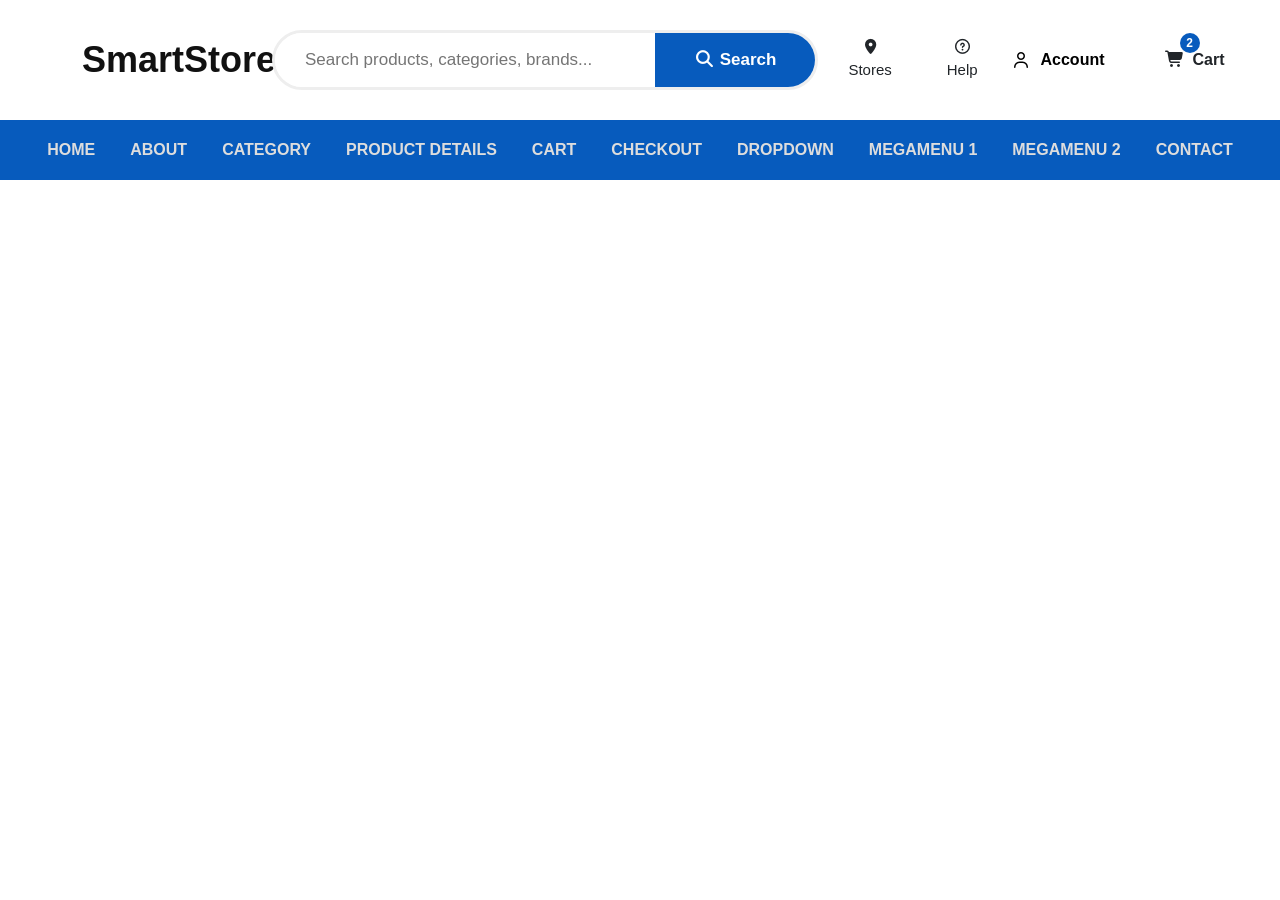
<file: final_project/index.html>
<!doctype html>
<html lang="en">

<head>
    <meta charset="UTF-8">
    <meta name="viewport" content="width=device-width, initial-scale=1.0">
    <title>SmartStore</title>
    <link rel="stylesheet" href="css/all.min.css">
    <link rel="stylesheet" href="css/bootstrap.min.css">
    <link rel="stylesheet" href="css/main.css">
</head>
<body>
    <header id="site-header">
        <div class="main-header">
            <div class="container">
                <div class="row align-items-center">

                    <div class="col-lg-2">
                        <a class="logo" href="index.html">
                            SmartStore
                        </a>
                    </div>

                    <div class="col-lg-6 position-relative">
                        <form class="search-box">
                            <input type="search" placeholder="Search products, categories, brands..." id="searchInput">
                            <button>
                                <i class="fa-solid fa-magnifying-glass"></i>
                                Search
                            </button>
                        </form>
                        <ul id="searchSuggestions" class="list-group position-absolute d-none">
                        </ul>
                    </div>

                    <div class="col-lg-2 ">
                        <div class="header-actions ">
                            <div class="stack-action">
                                <i class="fa-solid fa-location-dot"></i>
                                <span>
                                    Stores
                                </span>
                            </div>
                            <div class="stack-action  me-4">
                                <i class="fa-regular fa-circle-question"></i>
                                <span>
                                    Help
                                </span>
                            </div>
                        </div>
                    </div>

                    <div class="col-lg-2">
                        <div class="header-actions">
                            <div class="account-wrapper">

                                <button class="account-btn" id="accountBtn">
                                    <i class="fa-regular fa-user"></i>
                                    <span>Account</span>
                                </button>
                                <div class="account-menu" id="accountMenu">
                                    <h3>Welcome</h3>
                                    <p>
                                        Sign in for the best experience
                                    </p>
                                    <div class="account-buttons">
                                        <button class="sign-btn" id="signInBtn">
                                            Sign In
                                        </button>
                                        <button class="create-btn" id="createAccountBtn">
                                            Create Account
                                        </button>

                                    </div>
                                    <hr>
                                    <a href="#">
                                        <i class="fa-regular fa-box"></i>
                                        My Orders
                                    </a>

                                    <a href="#">
                                        <i class="fa-solid fa-arrow-right-arrow-left"></i>
                                        Returns & Refunds
                                    </a>

                                    <a href="#">
                                        <i class="fa-regular fa-circle-question"></i>
                                        Help Center
                                    </a>
                                </div>
                            </div>
                            <div class="inline-action cart" id="cartBtn">
                                <div class="position-relative">
                                    <i class="fa-solid fa-cart-shopping"></i>
                                    <span id="cartCountBadge">
                                        2
                                    </span>
                                </div>
                                <span>
                                    Cart
                                </span>
                            </div>
                        </div>
                    </div>
                </div>
            </div>
        </div>

        <nav class="main-nav">
            <ul id="mainNavList">

                <li>
                    <a href="#">
                        HOME
                    </a>
                </li>
                <li>
                    <a href="#">
                        ABOUT
                    </a>
                </li>
                <li>
                    <a href="#">
                        CATEGORY
                    </a>
                </li>
                <li>
                    <a href="#">
                        PRODUCT DETAILS
                    </a>
                </li>
                <li>
                    <a href="#">
                        CART
                    </a>
                </li>
                <li>
                    <a href="#">
                        CHECKOUT
                    </a>
                </li>
                <li class="dropdown">
                    <a href="#">
                        DROPDOWN
                    </a>
                    <ul class="dropdown-menu">
                        <li>
                            <a class="dropdown-item">
                                Dropdown 1
                            </a>
                        </li>
                        <li>
                            <a class="dropdown-item">
                                Dropdown 2
                            </a>
                        </li>
                        <li>
                            <a class="dropdown-item">
                                Dropdown 3
                            </a>
                        </li>
                        <li>
                            <a class="dropdown-item">
                                Dropdown 4
                            </a>
                        </li>
                    </ul>
                </li>

                <li class="mega">
                    <a href="#">
                        MEGAMENU 1
                    </a>
                    <div class="mega-menu">
                        <ul class="nav nav-underline">
                            <li class="nav-item">
                                <a class="nav-link active" data-bs-toggle="tab" href="#Featured">
                                    Featured
                                </a>
                            </li>
                            <li class="nav-item">
                                <a class="nav-link" data-bs-toggle="tab" href="#Arrivals">
                                    New Arrivals
                                </a>
                            </li>
                            <li class="nav-item">
                                <a class="nav-link" data-bs-toggle="tab" href="#Sale">
                                    Sale
                                </a>
                            </li>
                            <li class="nav-item">
                                <a class="nav-link" data-bs-toggle="tab" href="#Category">
                                    Category
                                </a>
                            </li>
                        </ul>
                        <div class="tab-content mt-4">
                            <div class="tab-pane fade show active" id="Featured">
                                <div class="products-row">
                                    <div class="product-card">
                                        <img src="images/product-1.webp">
                                        <h6>
                                            Premium Headphones
                                        </h6>
                                        <span>
                                            $129.99
                                        </span>
                                        <a>
                                            View Card
                                        </a>
                                    </div>
                                    <div class="product-card">
                                        <img src="images/product-2.webp">
                                        <h6>
                                            Smart Watch
                                        </h6>
                                        <span>
                                            $199.99
                                        </span>
                                        <a>
                                            View Card
                                        </a>
                                    </div>
                                    <div class="product-card">
                                        <img src="images/product-3.webp">
                                        <h6>
                                            Wireless Earbuds
                                        </h6>
                                        <span>
                                            $89.99
                                        </span>
                                        <a>
                                            View Card
                                        </a>
                                    </div>
                                    <div class="product-card">
                                        <img src="images/product-4.webp">
                                        <h6>
                                            Bluetooth Speaker
                                        </h6>
                                        <span>
                                            $89.99
                                        </span>
                                        <a>
                                            View Card
                                        </a>
                                    </div>
                                </div>
                            </div>
                            <div class="tab-pane fade" id="Arrivals">
                                <div class="d-flex gap-4">
                                    <div class="product-card">
                                        <div class="imageContain"> <img src="images/product-5.webp"
                                                class="card-img-top"> <span class="badge text-bg-success">New</span>
                                        </div>
                                        <h6>Fitness Tracker</h6>
                                        <div class="card-body">
                                            <span>$129.99</span>
                                            <a href="#"> View Card </a>
                                        </div>
                                    </div>
                                    <div class="product-card">
                                        <div class="imageContain"> <img src="images/product-6.webp"
                                                class="card-img-top"> <span class="badge text-bg-success">New</span>
                                        </div>
                                        <h6>Wireless Charger</h6>
                                        <div class="card-body">
                                            <span>$129.99</span>
                                            <a href="#" class="btn"> View Card </a>
                                        </div>
                                    </div>
                                    <div class="product-card">
                                        <div class="imageContain"> <img src="images/product-7.webp"
                                                class="card-img-top"> <span class="badge text-bg-success">New</span>
                                        </div>
                                        <h6>Smart Bulb Set</h6>
                                        <div class="card-body">
                                            <span>$129.99</span>
                                            <a href="#" class="btn"> View Card </a>
                                        </div>
                                    </div>
                                    <div class="product-card">
                                        <div class="imageContain"> <img src="images/product-8.webp"
                                                class="card-img-top"> <span class="badge text-bg-success">New</span>
                                        </div>
                                        <h6>Portable Power Bank</h6>
                                        <div class="card-body">
                                            <span>$129.99</span>
                                            <a href="#" class="btn"> View Card </a>
                                        </div>
                                    </div>
                                </div>
                            </div>
                            <div class="tab-pane fade" id="Sale">

                                <div class="d-flex gap-4">
                                    <div class="product-card">
                                        <div class="imageContain"> <img src="images/product-7.webp"
                                                class="card-img-top"> <span class="badge text-bg-danger">-25%</span>
                                        </div>
                                        <h6>Wireless Keyboard</h6>
                                        <div class="card-body">
                                            <div class="d-flex justify-content-start align-items-center">
                                                <div class="text-opacity-25 text-decoration-line-through me-3">$115.99
                                                </div>
                                                <span>$129.99</span>
                                            </div>
                                            <a href="#"> View Card </a>
                                        </div>
                                    </div>
                                    <div class="product-card">
                                        <div class="imageContain">
                                            <img src="images/product-8.webp" class="card-img-top">
                                            <span class="badge text-bg-danger">-30%</span>
                                        </div>
                                        <h6>Gaming Mouse</h6>
                                        <div class="card-body">
                                            <div class="d-flex justify-content-start align-items-center">
                                                <div class="text-opacity-25 text-decoration-line-through me-3">$29.99
                                                </div>
                                                <span>$70.99</span>
                                            </div>
                                            <a href="#" class="btn"> View Card </a>
                                        </div>
                                    </div>
                                    <div class="product-card">
                                        <div class="imageContain"> <img src="images/product-9.webp"
                                                class="card-img-top"> <span class="badge text-bg-danger">-35%</span>
                                        </div>
                                        <h6>Desk Lamp</h6>
                                        <div class="card-body">
                                            <div class="d-flex justify-content-start align-items-center">
                                                <div class="text-opacity-25 text-decoration-line-through me-3">$50.99
                                                </div>
                                                <span>$80.99</span>
                                            </div>
                                            <a href="#" class="btn"> View Card </a>
                                        </div>
                                    </div>
                                    <div class="product-card">
                                        <div class="imageContain"> <img src="images/product-10.webp"
                                                class="card-img-top"> <span class="badge text-bg-danger">-15%</span>
                                        </div>
                                        <h6>USB-C Hub</h6>
                                        <div class="d-flex justify-content-start align-items-center">
                                            <div class="text-opacity-25 text-decoration-line-through me-3">$30</div>
                                            <span>$59.99</span>
                                        </div>
                                        <a href="#" class="btn"> View Card </a>
                                    </div>
                                </div>
                            </div>
                            <div class="tab-pane fade" id="Category">
                                <div class="row g-4">
                                    <div class=" col-3 ">
                                        <div class="category-box">
                                            <h3>Clothing</h3>
                                            <ul>
                                                <li>MEN'S WEAR</li>
                                                <li>WOMEN'S WEAR</li>
                                                <li>KIDS COLLECTION</li>
                                                <li>SPORTSWEAR</li>
                                                <li>ACCESSORIES</li>
                                            </ul>
                                        </div>
                                    </div>
                                    <div class=" col-3">
                                        <div class="category-box">
                                            <h3>Electronics</h3>
                                            <ul>
                                                <li>SMARTPHONES</li>
                                                <li>LAPTOPS</li>
                                                <li>AUDIO DEVICES</li>
                                                <li>SMART HOME</li>
                                                <li>ACCESSORIES</li>
                                            </ul>
                                        </div>
                                    </div>
                                    <div class=" col-3">
                                        <div class="category-box">
                                            <h3>Home & Living</h3>
                                            <ul>
                                                <li>FURNITURE</li>
                                                <li>DECOR</li>
                                                <li>KITCHEN</li>
                                                <li>BEDDING</li>
                                                <li>LIGHTING</li>
                                            </ul>
                                        </div>
                                    </div>
                                    <div class=" col-3">
                                        <div class="category-box">
                                            <h3>Beauty</h3>
                                            <ul>
                                                <li>SKINCARE</li>
                                                <li>MAKEUP</li>
                                                <li>HAIRCARE</li>
                                                <li>FRAGRANCES</li>
                                                <li>PERSONAL CARE</li>
                                            </ul>
                                        </div>
                                    </div>
                                </div>
                            </div>
                        </div>
                    </div>
                    </div>
                </li>
                <li class="mega">
                    <a href="#">
                        MEGAMENU 2
                    </a>
                    <div class="mega-menu mega-menu-2">
                        <ul class="nav nav-underline justify-content-center">
                            <li class="nav-item">
                                <a class="nav-link active" data-bs-toggle="tab" href="#Women">
                                    Women
                                </a>
                            </li>
                            <li class="nav-item">
                                <a class="nav-link" data-bs-toggle="tab" href="#Men">
                                    Men
                                </a>
                            </li>
                            <li class="nav-item">
                                <a class="nav-link" data-bs-toggle="tab" href="#Kids">
                                    Kids
                                </a>
                            </li>
                        </ul>
                        <div class="tab-content mt-4">
                            <div class="tab-pane fade show active" id="Women">
                                <div class="row g-4">
                                    <div class="col-9">
                                        <div class="row g-4">
                                            <div class="col-3">
                                                <div class="mega-column">
                                                    <h3>Clothing</h3>
                                                    <ul>
                                                        <li>SHIRTS & TOPS</li>
                                                        <li>COATS & OUTERWEAR</li>
                                                        <li>UNDERWEAR</li>
                                                        <li>SWEATSHIRTS</li>
                                                        <li>DRESSES</li>
                                                        <li>SWIMWEAR</li>
                                                        <li>VIEW ALL</li>
                                                    </ul>
                                                </div>
                                            </div>
                                            <div class="col-3">
                                                <div class="mega-column">
                                                    <h3>Shoes</h3>
                                                    <ul>
                                                        <li>BOOTS</li>
                                                        <li>SANDALS</li>
                                                        <li>HEELS</li>
                                                        <li>LOAFERS</li>
                                                        <li>SLIPPERS</li>
                                                        <li>OXFORDS</li>
                                                        <li>VIEW ALL</li>
                                                    </ul>
                                                </div>
                                            </div>
                                            <div class="col-3">
                                                <div class="mega-column">
                                                    <h3>Accessories</h3>
                                                    <ul>
                                                        <li>HANDBAGS</li>
                                                        <li>EYEWEAR</li>
                                                        <li>HATS</li>
                                                        <li>WATCHES</li>
                                                        <li>JEWELRY</li>
                                                        <li>BELTS</li>
                                                        <li>VIEW ALL</li>
                                                    </ul>
                                                </div>
                                            </div>
                                            <div class="col-3">
                                                <div class="mega-column">
                                                    <h3>Specialty Sizes</h3>
                                                    <ul>
                                                        <li>PLUS SIZE</li>
                                                        <li>PETITE</li>
                                                        <li>WIDE SHOES</li>
                                                        <li>NARROW SHOES</li>
                                                    </ul>
                                                </div>
                                            </div>
                                        </div>
                                    </div>
                                    <div class="col-3">
                                        <div class="megaImage">
                                            <img src="images/product-f-1.webp">
                                            <div class="content">
                                                <h2>
                                                    Women's<br>
                                                    Bags<br>
                                                    Collection
                                                </h2>
                                                <button>
                                                    SHOP NOW
                                                </button>
                                            </div>
                                        </div>
                                    </div>
                                </div>
                            </div>
                            <div class="tab-pane fade" id="Men">
                                <div class="tab-pane fade show active" id="Women">
                                    <div class="row g-4">
                                        <div class="col-9">
                                            <div class="row g-4">
                                                <div class="col-3">
                                                    <div class="mega-column">
                                                        <h3>Clothing</h3>
                                                        <ul>
                                                            <li>SHIRTS & TOPS</li>
                                                            <li>COATS & OUTERWEAR</li>
                                                            <li>UNDERWEAR</li>
                                                            <li>SWEATSHIRTS</li>
                                                            <li>DRESSES</li>
                                                            <li>SWIMWEAR</li>
                                                            <li>VIEW ALL</li>
                                                        </ul>
                                                    </div>
                                                </div>
                                                <div class="col-3">
                                                    <div class="mega-column">
                                                        <h3>Shoes</h3>
                                                        <ul>
                                                            <li>BOOTS</li>
                                                            <li>SANDALS</li>
                                                            <li>HEELS</li>
                                                            <li>LOAFERS</li>
                                                            <li>SLIPPERS</li>
                                                            <li>OXFORDS</li>
                                                            <li>VIEW ALL</li>
                                                        </ul>
                                                    </div>
                                                </div>
                                                <div class="col-3">
                                                    <div class="mega-column">
                                                        <h3>Accessories</h3>
                                                        <ul>
                                                            <li>HANDBAGS</li>
                                                            <li>EYEWEAR</li>
                                                            <li>HATS</li>
                                                            <li>WATCHES</li>
                                                            <li>JEWELRY</li>
                                                            <li>BELTS</li>
                                                            <li>VIEW ALL</li>
                                                        </ul>
                                                    </div>
                                                </div>
                                                <div class="col-3">
                                                    <div class="mega-column">
                                                        <h3>Specialty Sizes</h3>
                                                        <ul>
                                                            <li>PLUS SIZE</li>
                                                            <li>PETITE</li>
                                                            <li>WIDE SHOES</li>
                                                            <li>NARROW SHOES</li>
                                                        </ul>
                                                    </div>
                                                </div>
                                            </div>
                                        </div>
                                        <div class="col-3">
                                            <div class="megaImage">
                                                <img src="images/product-m-4.webp">
                                                <div class="content">
                                                    <h2>
                                                        Men's<br>
                                                        Footwear<br>
                                                        Collection
                                                    </h2>
                                                    <button>
                                                        SHOP NOW
                                                    </button>
                                                </div>
                                            </div>
                                        </div>
                                    </div>
                                </div>
                            </div>
                            <div class="tab-pane fade" id="Kids">
                                <div class="tab-pane fade show active" id="Women">
                                    <div class="row g-4">
                                        <div class="col-9">
                                            <div class="row g-4">
                                                <div class="col-3">
                                                    <div class="mega-column">
                                                        <h3>Clothing</h3>
                                                        <ul>
                                                            <li>SHIRTS & TOPS</li>
                                                            <li>COATS & OUTERWEAR</li>
                                                            <li>UNDERWEAR</li>
                                                            <li>SWEATSHIRTS</li>
                                                            <li>DRESSES</li>
                                                            <li>SWIMWEAR</li>
                                                            <li>VIEW ALL</li>
                                                        </ul>
                                                    </div>
                                                </div>
                                                <div class="col-3">
                                                    <div class="mega-column">
                                                        <h3>Shoes</h3>
                                                        <ul>
                                                            <li>BOOTS</li>
                                                            <li>SANDALS</li>
                                                            <li>HEELS</li>
                                                            <li>LOAFERS</li>
                                                            <li>SLIPPERS</li>
                                                            <li>OXFORDS</li>
                                                            <li>VIEW ALL</li>
                                                        </ul>
                                                    </div>
                                                </div>
                                                <div class="col-3">
                                                    <div class="mega-column">
                                                        <h3>Accessories</h3>
                                                        <ul>
                                                            <li>HANDBAGS</li>
                                                            <li>EYEWEAR</li>
                                                            <li>HATS</li>
                                                            <li>WATCHES</li>
                                                            <li>JEWELRY</li>
                                                            <li>BELTS</li>
                                                            <li>VIEW ALL</li>
                                                        </ul>
                                                    </div>
                                                </div>
                                                <div class="col-3">
                                                    <div class="mega-column">
                                                        <h3>Specialty Sizes</h3>
                                                        <ul>
                                                            <li>PLUS SIZE</li>
                                                            <li>PETITE</li>
                                                            <li>WIDE SHOES</li>
                                                            <li>NARROW SHOES</li>
                                                        </ul>
                                                    </div>
                                                </div>
                                            </div>
                                        </div>
                                        <div class="col-3">
                                            <div class="megaImage">
                                                <img src="images/product-9 (1).webp">
                                                <div class="content">
                                                    <h2>
                                                        Kids<br>
                                                        New<br>
                                                        Arrivals
                                                    </h2>
                                                    <button>
                                                        SHOP NOW
                                                    </button>
                                                </div>
                                            </div>
                                        </div>
                                    </div>
                                </div>
                            </div>
                        </div>
                    </div>
                    </div>
                </li>
                <li>
                    <a href="#">
                        CONTACT
                    </a>
                </li>
            </ul>
        </nav>
    </header>
    <script src="js/bootstrap.bundle.min.js"></script>
    <script src="js/main.js"></script>
</body>

</html>
</file>
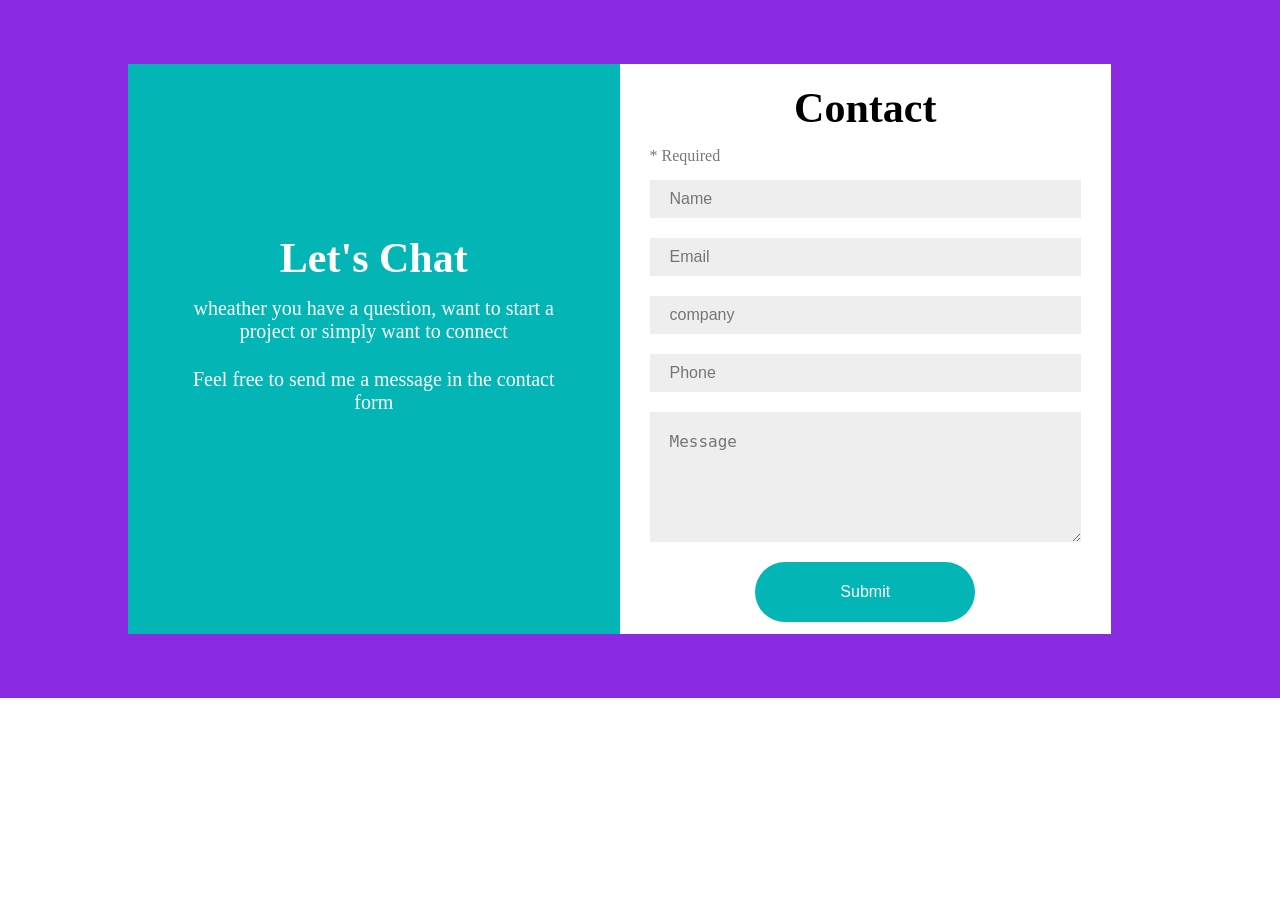
<file: Assignments/Assignment-3/index.html>
<!doctype html>
<html>
  <head>
    <meta charset="UTF-8" />
    <meta name="viewport" content="width=device-width, initial-scale=1.0" />
    <link rel="stylesheet" href="css/style.css" />
    <title>assinment 3</title>
  </head>
  <body>
    <section id="contact">
      <div class="container">
        <div class="content">
          <h3>Let's Chat</h3>
          <p>
            wheather you have a question, want to start a project or simply want
            to connect
          </p>
          <p>Feel free to send me a message in the contact form</p>
        </div><div class="form">
          <form>
          <h3>Contact</h3>
            <span>* Required </span>
            <input type="text" placeholder="Name" required />
            <input type="email" placeholder="Email" required />
            <input type="text" placeholder="company" />
            <input type="number" placeholder="Phone" />
            <textarea name="" id="" placeholder="Message"></textarea>
            <input type="submit" value="Submit" class="submit">
          </form>
        </div>
      </div>
    </section>
  </body>
</html>
</file>
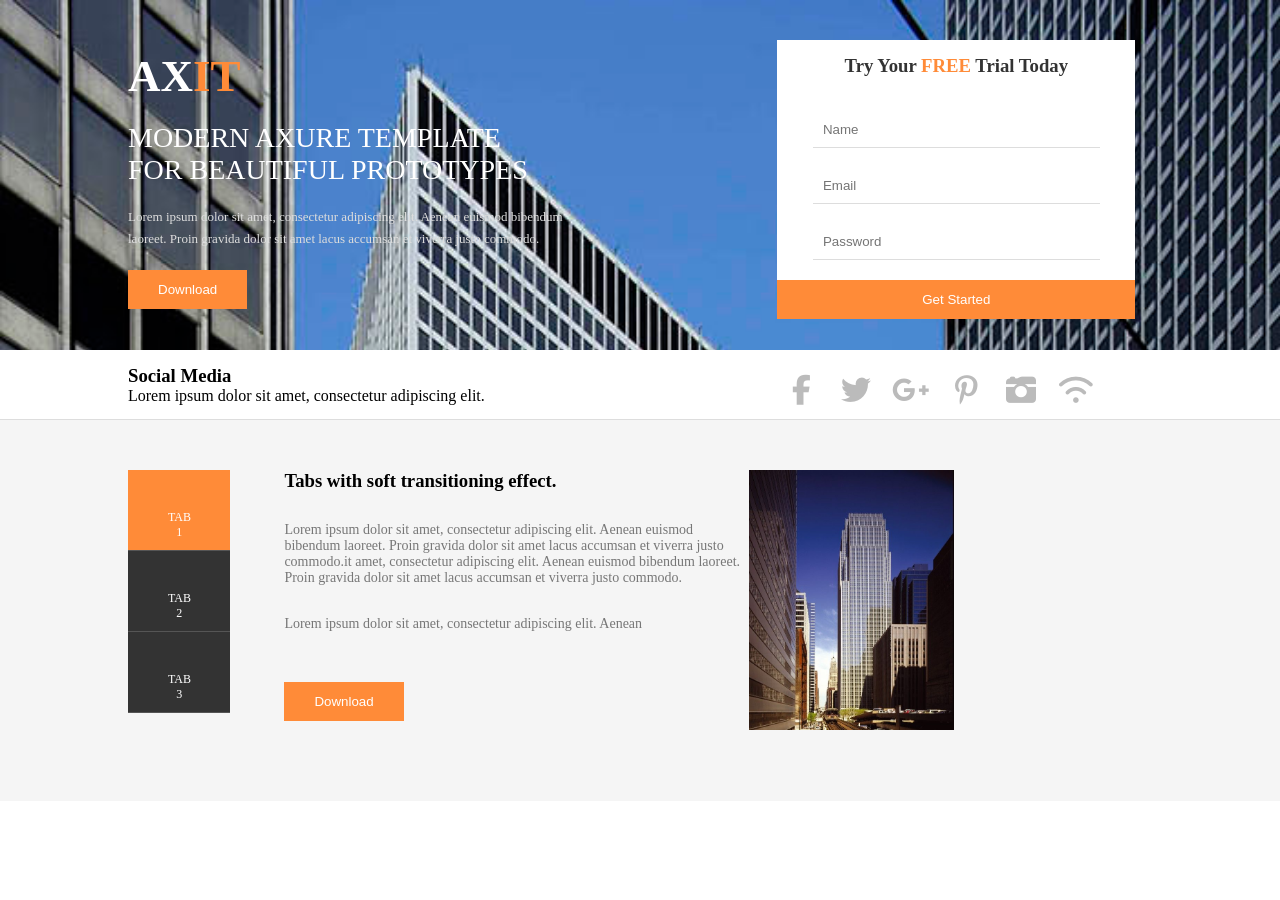
<file: Assignments/Assignment-4/index.html>
<!doctype html>
<html>
  <head>
    <title>AXIT</title>
    <link rel="stylesheet" href="css/all.min.css">
    <link rel="stylesheet" href="css/style.css" />
  </head>

  <body>

    <section class="hero">
      <div class="container">
        <div class="content">
          <h1>AX<span>IT</span></h1>

          <h2>
            MODERN AXURE TEMPLATE<br/>
            FOR BEAUTIFUL PROTOTYPES
          </h2>

          <p>
            Lorem ipsum dolor sit amet, consectetur adipiscing elit. Aenean
            euismod bibendum laoreet. Proin gravida dolor sit amet lacus
            accumsan et viverra justo commodo.
          </p>

          <button>Download</button>
        </div>

        <div class="trial-form">
          <h3>Try Your <span>FREE</span> Trial Today</h3>

          <input type="text" placeholder="Name" />

          <input type="email" placeholder="Email" />

          <input type="password" placeholder="Password" />

          <button>Get Started</button>
        </div>
      </div>
    </section>
    <section class="social">
      <div class="container">
        <div class="text">
          <h3>Social Media</h3>

          <p>Lorem ipsum dolor sit amet, consectetur adipiscing elit.</p>
        </div>

        <div class="icons">
          <i class="fa-brands fa-facebook-f"></i>
          <i class="fa-brands fa-twitter"></i>
          <i class="fa-brands fa-google-plus-g"></i>
          <i class="fa-brands fa-pinterest-p"></i>
          <i class="fa-solid fa-camera-retro"></i>
          <i class="fa-solid fa-wifi"></i>

        </div>
      </div>
    </section>
    <section class="tabs">
      <div class="container">
        <div class="tab-buttons">
          <div class="active">TAB 1</div>
          <div>TAB 2</div>
          <div>TAB 3</div>
        </div>
        <div class="tab-content">
          <h3>Tabs with soft transitioning effect.</h3>
          <p>
            Lorem ipsum dolor sit amet, consectetur adipiscing elit. Aenean
            euismod bibendum laoreet. Proin gravida dolor sit amet lacus
            accumsan et viverra justo commodo.it amet, consectetur adipiscing elit. Aenean
            euismod bibendum laoreet. Proin gravida dolor sit amet lacus
            accumsan et viverra justo commodo.
          </p>
          <p>
            Lorem ipsum dolor sit amet, consectetur adipiscing elit. Aenean
          </p>
          <button>Download</button>
        </div>

        <div class="image">
          <img src="images/e05d9a7e093474f98ef6a8e7562843c6.jpg" />
        </div>
      </div>
    </section>
  </body>
</html>
</file>
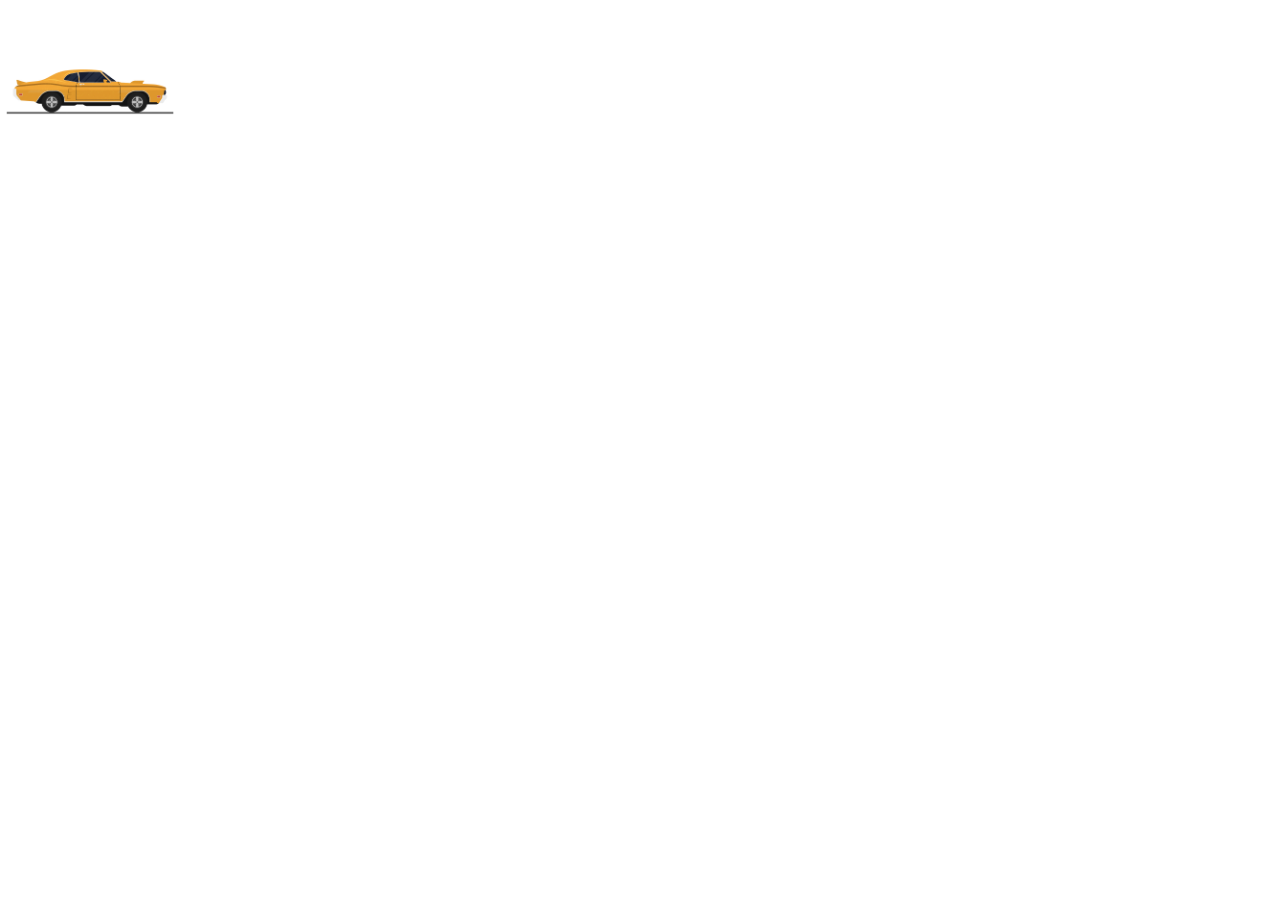
<file: Assignments/Assignment-5/index.html>
<!DOCTYPE html>
<html lang="en">
<head>
    <meta charset="UTF-8">
    <meta name="viewport" content="width=device-width, initial-scale=1.0">
    <title>car animation</title>
    <link rel="stylesheet" href="css/main.css">
</head>
<body>
        <div class="car">
            <img src="images/7317975.jpg" alt="">
        </div>
</body>
</html>
</file>
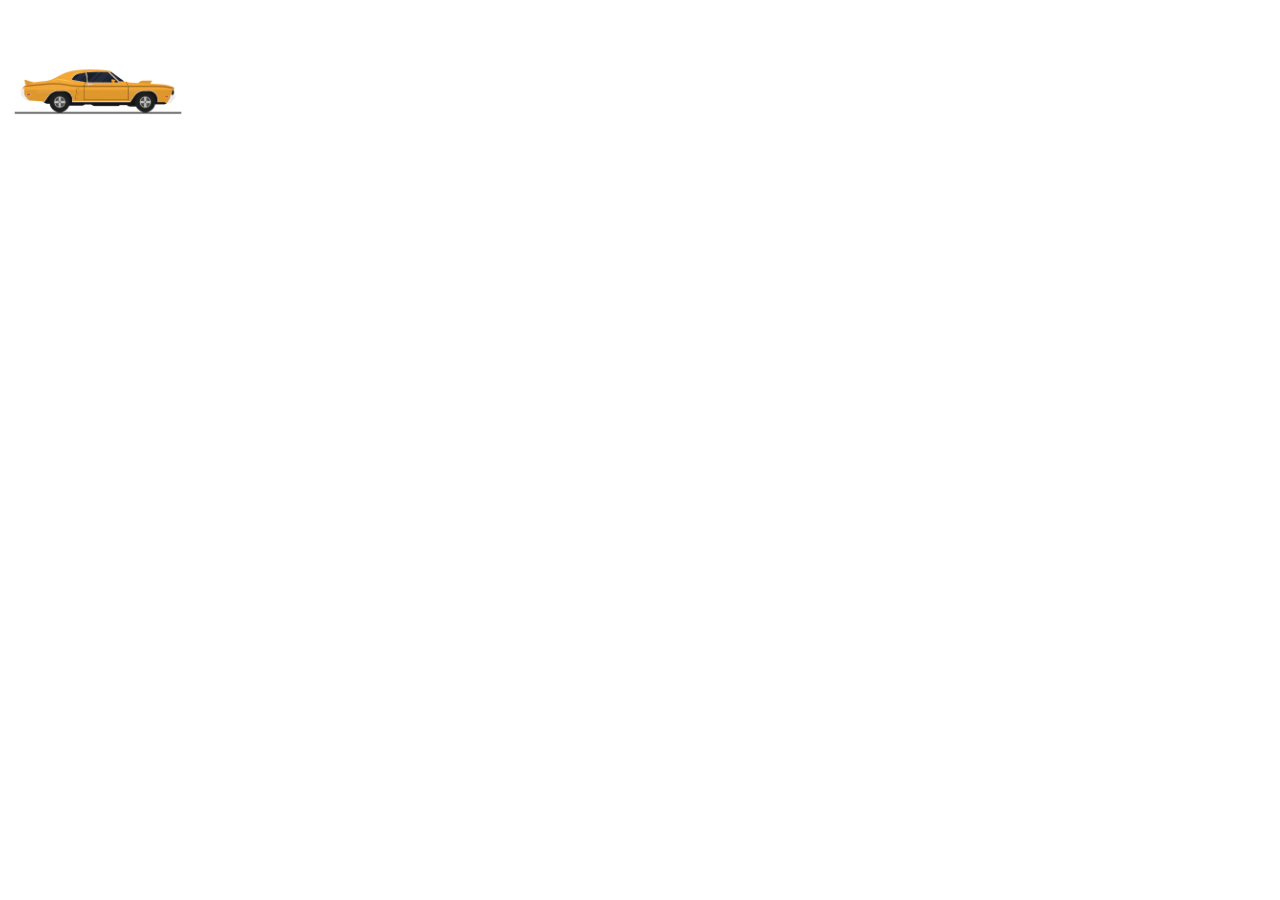
<file: Assignments/Assignment-6/index.html>
</html>
<!DOCTYPE html>
<html lang="en">
<head>
    <meta charset="UTF-8">
    <meta name="viewport" content="width=device-width, initial-scale=1.0">
    <title>car animation</title>
    <link rel="stylesheet" href="css/main.css">
</head>
<body>
        <div class="car">
            <img src="images/7317975.jpg" alt="">
        </div>
</body>
</html>
</file>
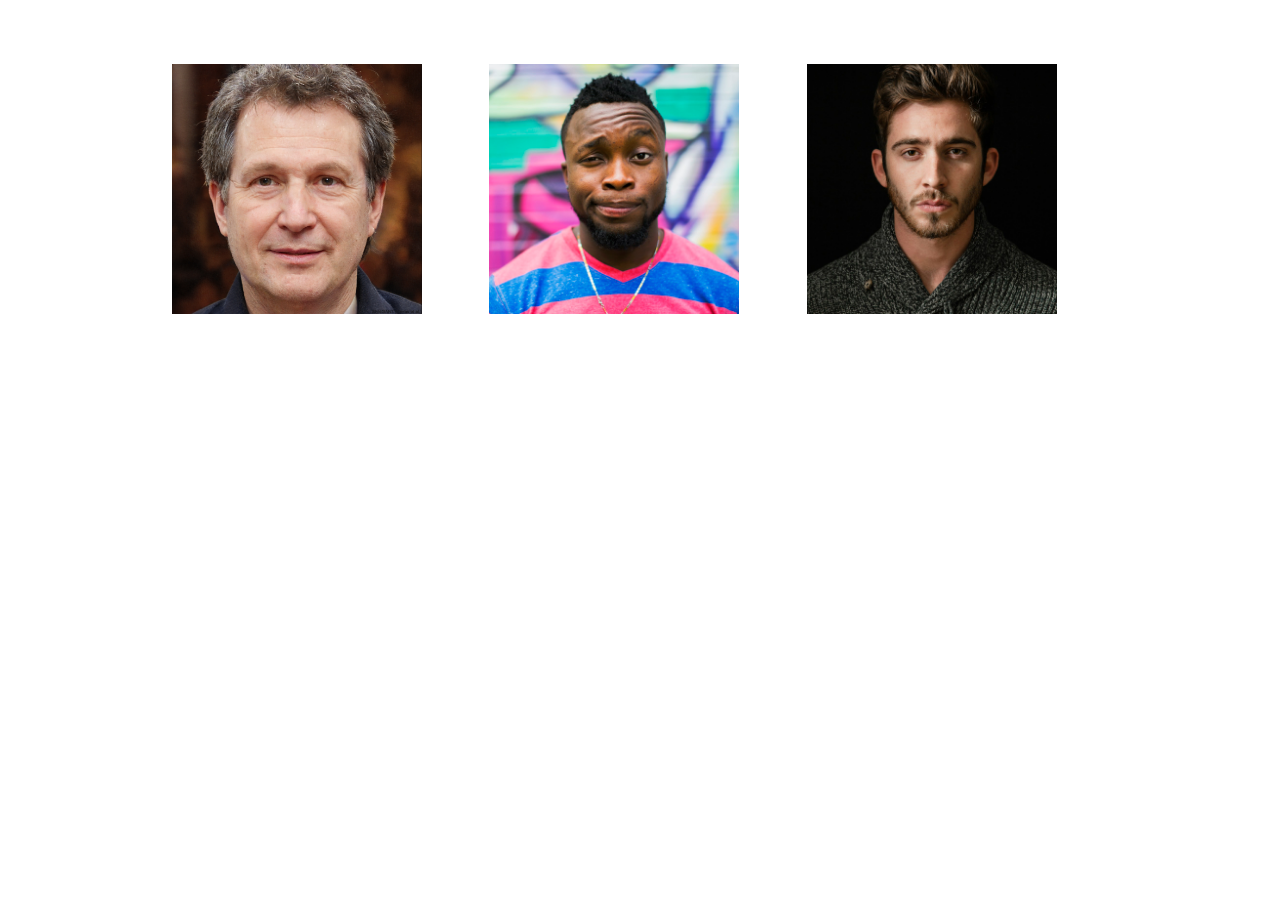
<file: Assignments/Assignment-7/index.html>
<!doctype html>
<html lang="en">
  <head>
    <meta charset="UTF-8" />
    <meta name="viewport" content="width=device-width, initial-scale=1.0" />
    <title>cards</title>
    <link rel="stylesheet" href="css/bootstrap.min.css" />
    <link rel="stylesheet" href="css/main.css" />
  </head>
  <body>
    <div class="container w-75">
      <div class="row my-5 g-3">
        <div class="col-md-4">
          <div class="card" >
            <img src="images/avatar-1.png" alt="Web developer" />
            <div class="Layer">
                <div class="info">
                    <h3>yousef ibrahim</h3>
                    <p class="lead">Web developer</p>
                </div>
            </div>
          </div>
        </div>
        <div class="col-md-4">
          <div class="card" >
            <img src="images/avatar-2.jpg" alt="Web developer" />
            <div class="Layer">
                <div class="info">
                    <h3>acojn moysh</h3>
                    <p class="lead">Graphic Designer</p>
                </div>
            </div>
          </div>
        </div>
        <div class="col-md-4">
          <div class="card" >
            <img src="images/avatar-3.jpg" alt="Web developer" />
            <div class="Layer">
                <div class="info">
                    <h3>fawzy mohamed</h3>
                    <p class="lead">motion video</p>
                </div>
            </div>
          </div>
        </div>
      </div>
    </div>
    <script src="js/bootstrap.bundle.min.js"></script>
  </body>
</html>
</file>
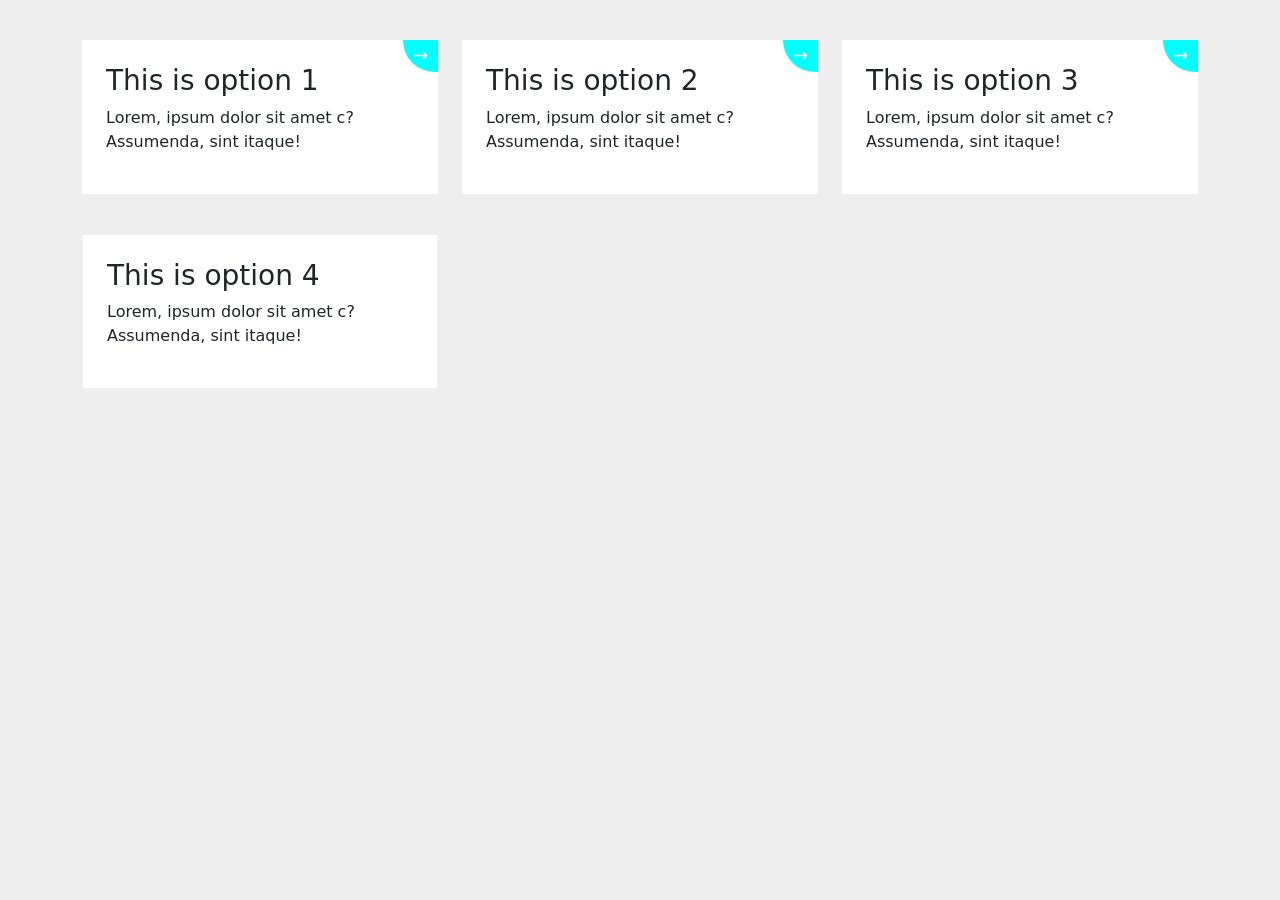
<file: Assignments/Assignment-8/index.html>
<!doctype html>
<html lang="en">
  <head>
    <meta charset="UTF-8" />
    <meta name="viewport" content="width=device-width, initial-scale=1.0" />
    <title>hove effects</title>
    <link rel="stylesheet" href="css/all.min.css">
    <link rel="stylesheet" href="css/bootstrap.min.css" />
    <link rel="stylesheet" href="css/main.css" />
  </head>
  <body>
   <div class="container">
    <div class="row g-4 my-3">
      <div class="col-lg-4">
        <div class="card-1 card p-4">
          <div class="info">
            <span class="icon"><i class="fa-solid fa-arrow-right-long"></i></span>
            <h3>This is option 1</h3>
            <p>Lorem, ipsum dolor sit amet c? Assumenda, sint itaque!</p>
          </div>
        </div>
      </div>
      <div class="col-lg-4">
        <div class="card-2 card p-4">
          <div class="info">
            <span class="icon"><i class="fa-solid fa-arrow-right-long"></i></span>
            <h3>This is option 2</h3>
            <p>Lorem, ipsum dolor sit amet c? Assumenda, sint itaque!</p>
          </div>
        </div>
      </div>
      <div class="col-lg-4">
        <div class="card-3 card p-4">
          <div class="info">
            <span class="icon"><i class="fa-solid fa-arrow-right-long"></i></span>
            <h3>This is option 3</h3>
            <p>Lorem, ipsum dolor sit amet c? Assumenda, sint itaque!</p>
          </div>
        </div>
      </div>
    </div>
    <div class="row g-4 my-3">
      <div class="col-lg-4">
        <div class="card-4 card p-4">
          <div class="info">
            <span class="icon-4"><i class="fa-solid fa-arrow-right-long "></i></span>
            <h3>This is option 4</h3>
            <p>Lorem, ipsum dolor sit amet c? Assumenda, sint itaque!</p>
          </div>
        </div>
      </div>
      </div>
    </div>
   </div>
    <script src="js/bootstrap.bundle.min.js"></script>
  </body>
</html>
</file>
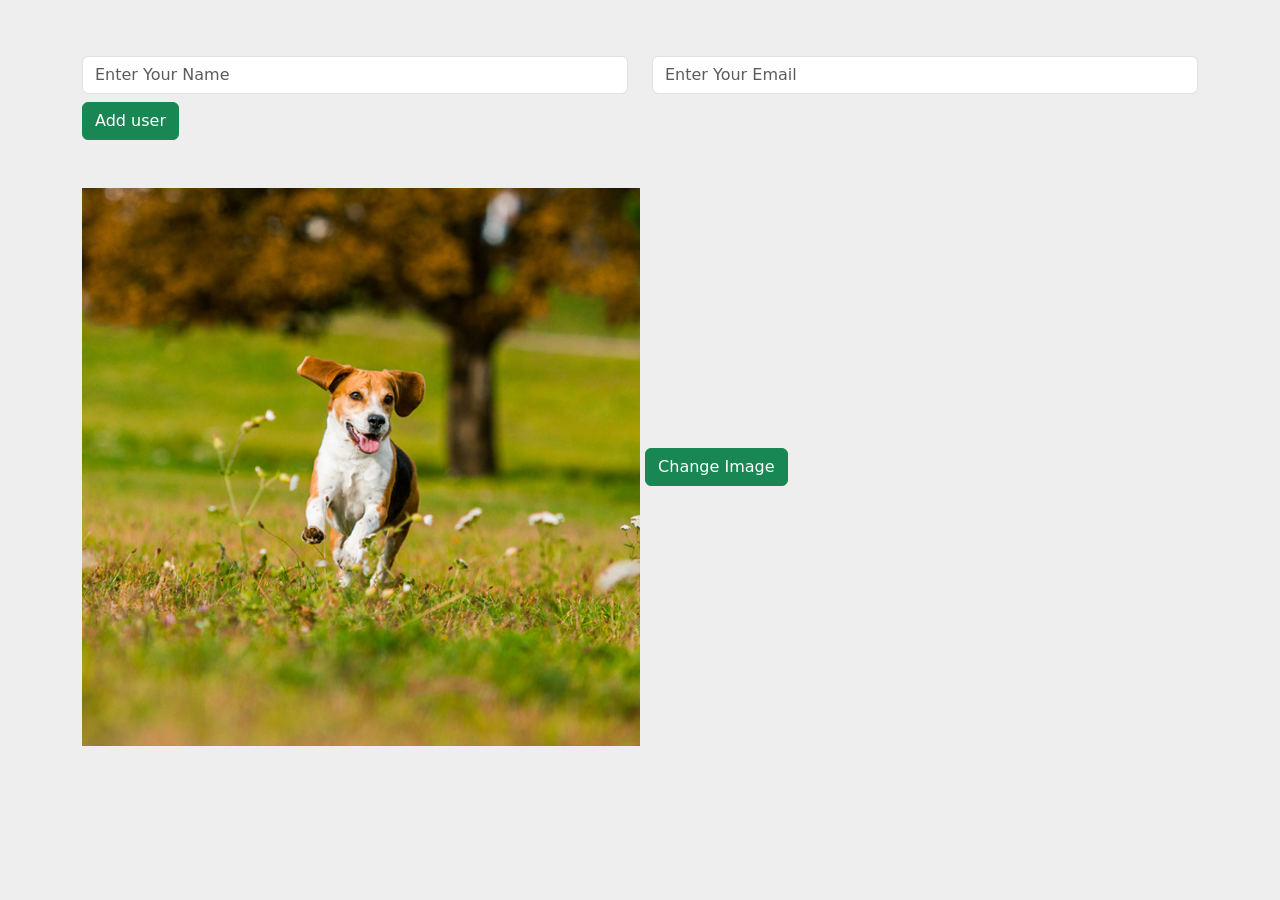
<file: Assignments/session 12/index.html>
<!doctype html>
<html lang="en">
  <head>
    <meta charset="UTF-8" />
    <meta name="viewport" content="width=device-width, initial-scale=1.0" />
    <title>session 12</title>
    <link rel="stylesheet" href="css/all.min.css" />
    <link rel="stylesheet" href="css/bootstrap.min.css" />
    <link rel="stylesheet" href="css/main.css" />
  </head>
  <body>
    <div class="container">
      <form id="my_form">
      <div class="row my-5">
        <div class="col-lg-6 my-2">
            <input type="text" placeholder="Enter Your Name" class="form-control" id="userName">
          </div>
        <div class="col-lg-6 my-2">
            <input type="email" placeholder="Enter Your Email" class="form-control" id="userEmail">
          </div>
          <div class="col-lg-12">
             <button type="submit" class="btn btn-success aler f-bo"> Add user </button>
          </div>
        </div>
      </form>
      <div id="divContainer">

      </div>
      <div class="Gallery my-5">
        <img src="images/8.jpg" class="w-50" alt="">
        <button class="btn btn-success" id="changeBtn"> Change Image</button>
      </div>
    </div>
    <script src="js/bootstrap.bundle.min.js"></script>
    <script src="js/main.js"></script>
  </body>
</html>
</file>
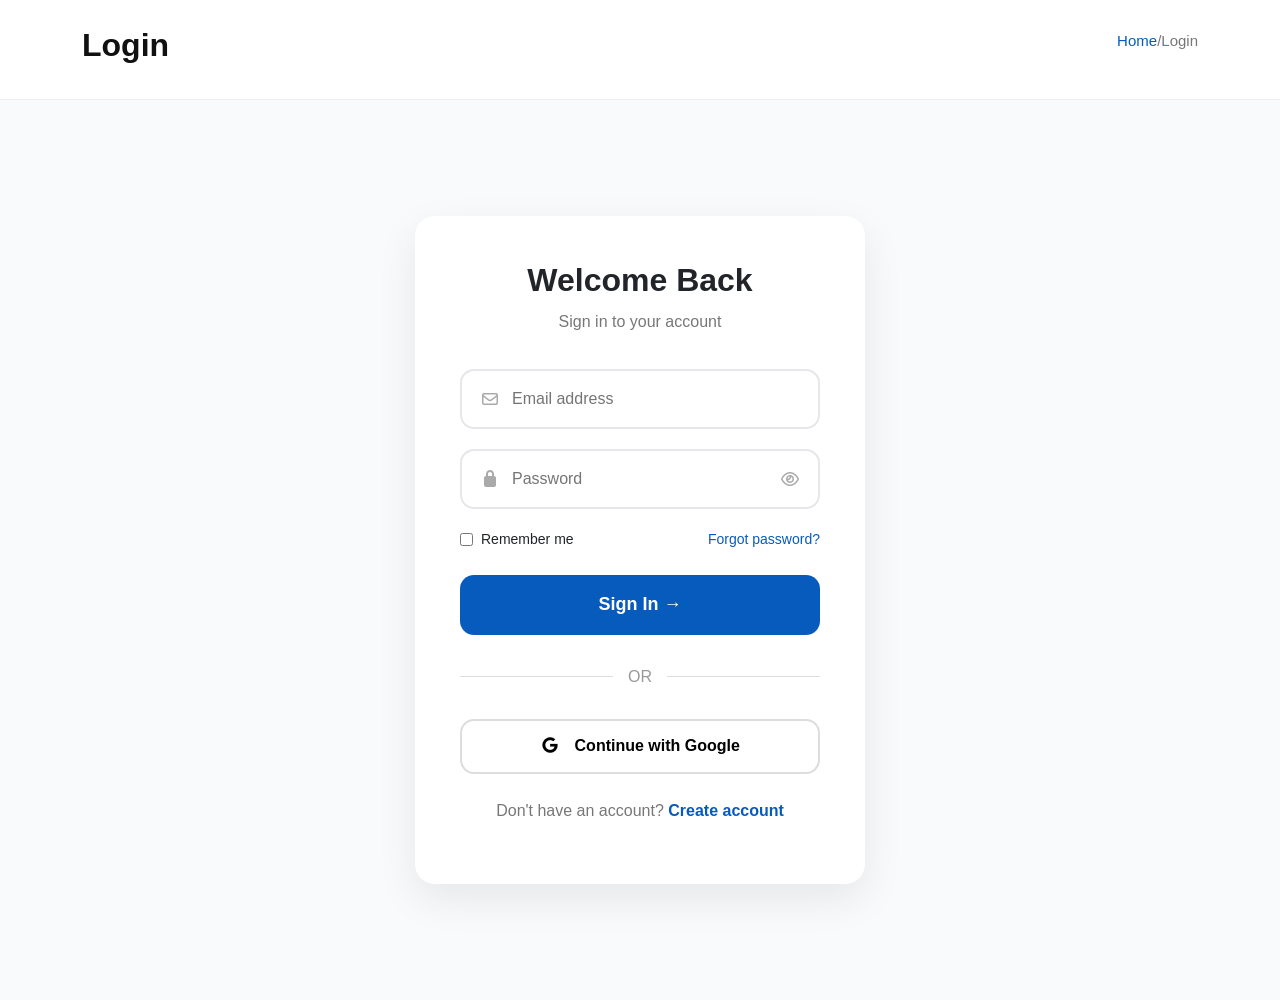
<file: final_project/login.html>
<!doctype html>
<html lang="en">
<head>
    <meta charset="UTF-8">
    <meta name="viewport" content="width=device-width, initial-scale=1.0">
    <title>Login</title>
    <link rel="stylesheet" href="./css/all.min.css">
    <link rel="stylesheet" href="./css/bootstrap.min.css">
    <link rel="stylesheet" href="./css/login.css">
</head>
<body>
    <header class="login-header">
        <div class="container">
            <div class="d-flex justify-content-between align-items-center">
                <h2 class="logo">
                    Login
                </h2>
                <div class="breadcrumb">
                    <a href="index.html">
                        Home
                    </a>
                    <span>
                        /
                    </span>
                    <span>
                        Login
                    </span>
                </div>
            </div>
        </div>
    </header>
    <section class="login-section">
        <div class="login-card">
            <h1>
                Welcome Back
            </h1>
            <p class="subtitle">
                Sign in to your account
            </p>
            <form id="loginForm">
                <div class="input-wrapper">
                    <i class="fa-regular fa-envelope"></i>
                    <input type="email" id="email" placeholder="Email address">
                </div>
                <div class="password-wrapper">
                    <i class="fa-solid fa-lock lock-icon"></i>
                    <input type="password" id="password" placeholder="Password">
                    <i class="fa-regular fa-eye" id="togglePassword">
                    </i>
                </div>
                <div class="login-options">
                    <label>
                        <input type="checkbox" id="rememberMe">
                        <span>
                            Remember me
                        </span>
                    </label>
                    <a href="forgot-password.html">
                        Forgot password?
                    </a>
                </div>
                <button type="submit" class="login-btn">
                    Sign In
                    <span>
                        →
                    </span>
                </button>
                <p id="errorMessage"></p>
                <div class="divider">
                    <span>
                        OR
                    </span>
                </div>
                <button type="button" class="google-btn">
                    <i class="fa-brands fa-google"></i>
                    Continue with Google
                </button>
                <p class="create-account">
                    Don't have an account?
                    <a href="register.html">
                        Create account
                    </a>
                </p>
            </form>
        </div>
    </section>
    <script src="./js/bootstrap.bundle.min.js"></script>
    <script src="./js/main.js"></script>
</body>


</html>
</file>
<file: final_project/css/main.css>
* {
  margin: 0;
  padding: 0;
  box-sizing: border-box;
}

body {
  font-family: Arial, sans-serif;
}
.main-header {
  height: 120px;
  display: flex;
  align-items: center;
}

.logo {
  font-size: 36px;
  font-weight: 700;
  color: #111;
  text-decoration: none;
}

.search-box {
  height: 60px;
  border: 3px solid #eee;
  border-radius: 40px;
  display: flex;
  overflow: hidden;
  transition: 0.3s;
}
.search-box.active {
  border-color: #075bbd;
}
.search-box input {
  flex: 1;
  border: none;
  padding: 0 30px;
  font-size: 17px;
}
.search-box input:focus {
  outline: none;
}
.search-box button {
  width: 160px;
  border: none;
  background: #075bbd;
  color: white;
  font-size: 17px;
  font-weight: 600;
}

.header-actions {
  display: flex;
  justify-content: center;
  align-items: center;
  gap: 25px;
}
.stack-action {
  display: flex;
  flex-direction: column;
  align-items: center;
  font-size: 15px;
}

.stack-action i {
  margin-bottom: 5px;
}

.inline-action {
  display: flex;
  align-items: center;
  gap: 8px;
  font-weight: 600;
}

.cart {
  position: relative;
}

.cart #cartCountBadge {
  position: absolute;
  top: -15px;
  right: -15px;
  width: 20px;
  height: 20px;
  background: #075bbd;
  color: white;
  border-radius: 50%;
  display: flex;
  align-items: center;
  justify-content: center;
  font-size: 12px;
}
.account-wrapper {
  position: relative;
}
.account-btn {
  border: none;
  background: white;

  display: flex;
  align-items: center;
  gap: 10px;

  font-size: 16px;
  font-weight: 600;

  padding: 15px 20px;

  border-radius: 12px;

  cursor: pointer;
}
.account-btn:hover {
  background: #eef5ff;
  color: #075bbd;
}

.account-menu {
  position: absolute;
  top: 55px;
  right: 0;
  width: 410px;
  background: white;
  border-radius: 18px;
  box-shadow: 0 10px 30px rgba(0, 0, 0, 0.15);
  padding: 30px;
  display: none;
  z-index: 9999;
}
.account-menu.active {
  display: block;
}
.account-menu h3 {
  font-size: 26px;
  margin-bottom: 10px;
}
.account-menu p {
  color: #999;
  font-size: 18px;
}
.account-buttons {
  display: flex;
  gap: 12px;
  margin: 25px 0;
}
.sign-btn {
  flex: 1;
  height: 40px;
  background: #075bbd;
  color: white;
  border: none;
  border-radius: 12px;
  font-size: 18px;
  font-weight: 700;
}
.create-btn {
  flex: 1;
  height: 40px;
  background: white;
  color: #075bbd;
  border: 2px solid #075bbd;
  border-radius: 12px;
  font-size: 18px;
  font-weight: 700;
}
.account-menu a {
  display: flex;
  align-items: center;
  gap: 20px;
  padding: 18px;
  text-decoration: none;
  color: #555;
  font-size: 18px;
  border-radius: 10px;
  transition: 0.2s;
}
.account-menu a:hover {
  background: #eef5ff;
  color: #075bbd;
}
.account-menu a i {
  width: 25px;
  font-size: 20px;
}
.stack-action,
.inline-action {
  padding: 10px 15px;
  border-radius: 12px;
  transition: 0.3s;
}
.stack-action:hover,
.inline-action:hover {
  background: #eef5ff;
  color: #075bbd;
}
.stack-action:hover i,
.inline-action:hover i {
  color: #075bbd;
}
.main-nav {
  height: 60px;
  background: #075bbd;
  position: relative;
  z-index: 1000;
}

#mainNavList {
  height: 60px;
  display: flex;
  justify-content: center;
  align-items: center;
  gap: 35px;
  list-style: none;
  margin: 0;
  padding: 0;
}

#mainNavList li a {
  height: 60px;
  display: flex;
  align-items: center;
  color: #ddd;
  font-size: 16px;
  font-weight: 600;
  text-decoration: none;
}

#mainNavList li a:hover {
  color: white;
}
.dropdown {
  position: relative;
}
.dropdown-menu {
  border: none;
  box-shadow: 0 10px 30px rgba(0, 0, 0, 0.15);
}

.dropdown-item {
  color: #111 !important;
}

.mega {
  position: static;
}

.mega-menu {
  display: none;
  position: absolute;
  top: 60px;
  left: 50%;
  transform: translateX(-50%);
  width: 1200px;
  background: white;
  padding: 30px;
  border-radius: 10px;
  box-shadow: 0 10px 30px rgba(0, 0, 0, 0.15);
  z-index: 9999;
}

.mega:hover .mega-menu {
  display: block;
}

.mega-menu .nav {
  gap: 25px;
}

.mega-menu .nav-link {
  color: #111 !important;
  font-weight: 700;
}

.mega-menu .nav-link.active {
  color: #111 !important;
}

.products-row {
  display: flex;
  gap: 25px;
}
.product-card {
  width: 240px;
}
.product-card img {
  width: 100%;
  height: 220px;
  object-fit: contain;
}

.product-card h6 {
  margin-top: 15px;
  font-size: 18px;
  font-weight: 500;
}

.product-card span {
  display: block;
  color: #075bbd;
  font-size: 18px;
  margin: 10px 0;
}

.product-card a {
  display: block;
  background: #eee;
  height: 30px !important;
  color: #075bbd !important;
  padding: 10px;
  border-radius: 8px;
  text-align: center;
  font-weight: 600;
  text-decoration: none;
}

.product-card a:hover {
  background: #075bbd;
  color: white;
}
.product-card img {
  transition: all 1s ease;
}
.product-card img:hover {
  transform: scale(1.1);
}
.product-card .imageContain {
  position: relative;
}

.product-card .imageContain span {
  position: absolute;
  right: 0;
  top: 0;
}

.category-box {
  background: #f5f8fc;
  border-radius: 14px;
  padding: 25px 24px;
}

.category-box h3 {
  font-size: 22px;
  font-weight: 700;
  text-wrap: nowrap;
  color: #111;
  margin: 0;
  padding-bottom: 14px;
  position: relative;
  border-bottom: 1px solid #d8dde5;
}

.category-box h3::after {
  content: "";
  position: absolute;
  left: 0;
  bottom: -2px;
  width: 65px;
  height: 3px;
  background: #075bbd;
}

.category-box ul {
  list-style: none;
  padding: 15px 0 0;
  margin: 0;
}

.category-box li {
  position: relative;
  padding: 12px 0 12px 32px;
  color: #4b5563;
  font-size: 18px;
  font-weight: 600;
  letter-spacing: 1px;
  transition: 0.3s;
}

.category-box li::before {
  content: "›";
  position: absolute;
  left: 5px;
  top: 7px;
  font-size: 30px;
  color: #79a8e8;
}

.category-box li:hover {
  color: #075bbd;
  transform: translateX(5px);
}

.category-box li.active {
  color: #075bbd;
}
.mega-menu-2 {
  width: 1200px !important;
  left: 50%;
  transform: translateX(-50%);
  padding: 30px;
}
.mega-menu-2 .nav {
  border-bottom: 1px solid #ddd;
  justify-content: center;
}
.mega-menu-2 .nav-link {
  color: #555 !important;
  font-size: 20px;
  font-weight: 700;
  padding: 15px 50px;
}
.mega-menu-2 .nav-link.active {
  color: #075bbd !important;
}
.mega-column h3 {
  font-size: 22px;
  font-weight: 700;
  padding-bottom: 15px;
  border-bottom: 1px solid #ddd;
}

.mega-column ul {
  list-style: none;
  padding: 0;
  margin-top: 20px;
}
.mega-column li {
  font-weight: 600;
  letter-spacing: 1px;
  color: #555;
}
.mega-column li:hover {
  color: #075bbd;
}
.megaImage {
  background-color: #ddd;
  height: 320px;
  border-radius: 12px;
  overflow: hidden;
  position: relative;
}
.megaImage img {
  width: 100%;
  height: 100%;
  object-fit: cover;
}
.megaImage .content {
  position: absolute;
  top: 120px;
  left: 35px;
}
.megaImage h2 {
  font-size: 35px;
  line-height: 1.1;
  color: #000;
}
.megaImage button {
  margin-top: 10px;
  background: #075bbd;
  color: white;
  border: none;
  padding: 14px 30px;
  font-weight: 700;
}

@media (max-width: 1200px) {
  .mega-menu {
    width: 95%;
  }

  .logo {
    font-size: 30px;
  }

  .search-box button {
    width: 120px;
  }

  .header-actions {
    gap: 10px;
  }
}

@media (max-width: 992px) {
  .main-header {
    height: auto;

    padding: 20px 0;
  }

  .main-header .row {
    gap: 20px;
  }

  .col-lg-2:first-child {
    text-align: center;
  }

  .logo {
    font-size: 32px;
  }

  .col-lg-6 {
    width: 100%;
  }

  .search-box {
    width: 100%;
  }

  .search-box input {
    font-size: 14px;

    padding: 0 15px;
  }

  .search-box button {
    width: 110px;

    font-size: 14px;
  }

  .header-actions {
    justify-content: center;
  }

  .stack-action {
    display: flex;
  }

  .account-menu {
    right: auto;

    left: 50%;

    transform: translateX(-50%);

    width: 350px;
  }

  .main-nav {
    height: auto;

    padding: 15px 0;
  }

  #mainNavList {
    flex-direction: column;

    height: auto;

    gap: 0;
  }

  #mainNavList li {
    width: 100%;

    text-align: center;
  }

  #mainNavList li a {
    justify-content: center;

    height: 45px;
  }

  .mega-menu {
    position: static;

    transform: none;

    width: 95%;

    margin: auto;

    padding: 20px;
  }

  .products-row {
    flex-wrap: wrap;

    justify-content: center;
  }

  .product-card {
    width: 45%;
  }
}

@media (max-width: 576px) {
  .main-header {
    padding: 15px;
  }

  .logo {
    font-size: 28px;
  }

  .search-box {
    height: 50px;
  }

  .search-box button {
    width: 90px;

    font-size: 12px;
  }

  .header-actions {
    flex-wrap: wrap;
  }

  .stack-action span,
  .inline-action span {
    font-size: 13px;
  }

  .account-menu {
    width: 300px;
  }

  .account-buttons {
    flex-direction: column;
  }

  .product-card {
    width: 100%;
  }
}
</file>
<file: Assignments/Assignment-3/css/style.css>
*,
::after,
::before {
    margin: 0;
    padding: 0;
    box-sizing: border-box;
}

.container {
    width: 80%;
    margin: auto;
}

#contact {
    background-color: blueviolet;
    color: white;
    padding: 5% 0;
}


#contact .content {
    background-color: rgb(3, 181, 181);
    text-align: center;
    display: inline-block;
    vertical-align: top;
    padding: 170px 60px;
    width: 48%;
    height: 570px;
}

#contact .content h3 {
    font-size: 42px;
    margin-bottom: 15px;
}

#contact .content p {
    font-size: 20px;
    margin-bottom: 25px;
}

#contact .form {
    display: inline-block;
    vertical-align: top;
    background-color: white;
    color: #555;
    width: 48%;
    padding: 20px 30px;
    height: 570px;
}
#contact form h3{
        font-size: 42px;
    margin-bottom: 15px;
    color: black;
    text-align: center;
}
#contact form span {
    display: block;
    color: #777;
    font-size: 16px;
    margin-bottom: 15px;
}

#contact form input {
    display: block;
    width: 100%;
    margin-bottom: 20px;
    padding: 10px 20px;
    border: none;
    background-color: #eeeeee;
    font-size: 16px;
}

#contact form textarea {
    display: block;
    width: 100%;
    height: 130px;
    margin-bottom: 20px;
    padding: 20px;
    border: none;
    background-color: #eeeeee;
    font-size: 16px;
}


#contact form .submit {
    display: block;
    width: 220px;
    height: 60px;
    margin: auto;
    border: none;
    border-radius: 30px;
    background-color: rgb(3, 181, 181);
    color: white;
    font-size: 16px;
        
}
</file>
<file: Assignments/Assignment-4/css/style.css>
*,
::before,
::after {
  margin: 0;
  padding: 0;
  box-sizing: border-box;
}

.container {
  width: 80%;
  margin: auto;
}

.hero {
  height: 350px;
  background-image:url(../images/77King-round-2-1-Tower-2-North-Tower-1.jpg);
  background-size: cover;
  color: white;
}

.content {
  display: inline-block;
  width: 55%;
  vertical-align: top;
  padding-top: 50px;
}

.content h1 {
  font-size: 45px;
}

.content h1 span {
  color: #ff8b38;
}

.content h2 {
  font-size: 28px;
  font-weight: 400;
  margin: 20px 0;
}

.content p {
  width: 80%;
  font-size: 13px;
  line-height: 1.7;
  color: #ddd;
}

button {
  background: #ff8b38;
  color: white;
  border: none;
  padding: 12px 30px;
  cursor: pointer;
  margin-top: 20px;
}

.trial-form {
  display: inline-block;
  width: 35%;
  background: white;
  color: #777;
  vertical-align: top;
  margin-top: 40px;
  margin-left: 8%;
}

.trial-form h3 {
  background: #fff;
  padding: 15px;
  text-align: center;
  color: #333;
}

.trial-form h3 span {
  color: #ff8b38;
}

.trial-form input {
  display: block;

  width: 80%;

  margin: 20px auto;

  border: none;

  border-bottom: 1px solid #ddd;

  padding: 10px;
}

.trial-form button {
  width: 100%;
  margin: 0;
}

.social {
  height: 70px;
  border-bottom: 1px solid #ddd;
  padding: 15px 0;
}

.text {
  display: inline-block;

  width: 40%;
}

.icons {
  display: inline-block;
  width: 55%;
  font-size: 30px;
  color: #bbb;
  text-align: right;
}
.icons i {
    margin-right: 10px;
}
.tabs {
  padding: 50px 0;
  background: #f5f5f5;
}

.tab-buttons {
  display: inline-block;
  width: 10%;
  vertical-align: top;
}

.tab-buttons div {
  height: 45px;
  background: #333;
  color: white;
  padding: 40px;
  text-align: center;
  font-size: 12px;
  border-bottom: 1px solid #555;
}

.tab-buttons .active {
  background: #ff8b38;
}

.tab-content {
  display: inline-block;
  width: 45%;
  vertical-align: top;
  margin-left: 50px;
  margin-bottom: 30px;
}

.tab-content h3 {
  margin-bottom: 30px;
}

.tab-content p {
  color: #777;
  font-size: 14px;
  margin-bottom: 30px;
}

.image {
  display: inline-block;
  width: 20%;
  vertical-align: top;
}
.image img {
  width: 100%;
}
</file>
<file: Assignments/Assignment-5/css/main.css>
*{
    margin: 0;
    box-sizing: border-box;
}

.car{
    margin-top: 30px;
    width: 100vw;
    overflow: hidden;
}
.car img{
    width: 180px; 
    animation: move 4s linear infinite ;
}
@keyframes move {

    0% {
        transform: translateX(0);
    }

    100% {
        transform: translateX(150vw);
    }

}
</file>
<file: Assignments/Assignment-6/css/main.css>
.car{
    margin-top: 30px;
    width: 100vw;
    overflow: hidden;
}
.car img{
    width: 180px; 
    animation: move 4s linear infinite ;
}
@keyframes move {

    0% {
        transform: translateX(0);
    }

    100% {
        transform: translateX(150vw);
    }

}
</file>
<file: Assignments/Assignment-7/css/main.css>
*{
    margin:0;
    box-sizing:border-box;
}

.card{
    width:250px;
    height:250px;
    position:relative;
    transition:0.5s;
    border: none;

}
.card img{
    width:100%;
    height:100%;
    object-fit:cover;
    position:absolute;
    bottom: 0;
    right: 0;
    transition:0.5s;
    z-index:2;
}

.Layer{
    display: flex;
    align-items: flex-end;
    justify-content: center;
    text-align: center;
    width:100%;
    height: 100%;
    position:absolute;
    top: 0;
    left: 0;
    z-index:1;
    transition:0.5s;
    background-color: #eee;
}
.info h3 {
    margin: 0;
}
.card:hover img{
    transform:translate(-50px,-50px);
}

.card:hover .Layer{
    transform:translate(50px,50px);
}
</file>
<file: Assignments/Assignment-8/css/main.css>
* {
  margin: 0;
  box-sizing: border-box;
}

body {
  background-color: #eee;
}

.card {
  position: relative;
  border-radius: 0;
  border: none;
  overflow: hidden;
  z-index: 0;
  transition: all 1s;
}
.card-1::before {
  content: "";
  position: absolute;
  width: 0;
  height: 0;
  top: 0;
  right: 0;
  background-color: aqua;
  border-radius: 0 0 0 100%;
  z-index: 0;
  transition: all 1s;
}
.info {
  z-index: 1;
}
.card .icon {
  position: absolute;
  display: flex;
  align-items: center;
  justify-content: center;
  top: 0;
  right: 0;
  border-radius: 0 0 0 40px;
  background-color: aqua;
  z-index: 2;
  padding: 10px;
}
.card .icon i {
  font-size: 12px;
  color: white;
}
.card-1:hover::before {
  width: 200%;
  height: 200%;
}
.card-2:hover {
  box-shadow: 0 0 2px 2px rgba(0, 0, 0, 0.363);
}
.card-3:hover {
  box-shadow: 0 0 2px 2px rgba(0, 255, 255, 0.459);
}
.card-3:hover p {
  color: rgba(0, 189, 189, 0.997);
}

.card-4 {
  position: relative;
  overflow: hidden;
  border: 1px solid #eee;
}


.card-4::before {
  content: "";
  position: absolute;
  top: 0;
  right: 0;
  width: 0;
  height: 100%;
  background-color: #d4148e;
  clip-path: polygon(45% 0, 100% 0, 100% 100%, 75% 100%);
  transition: width 0.6s ease;
  z-index: 1;
}
.card-4 .icon-4 {
  position: absolute;
  top: 0;
  right: 0;
  padding: 5px;
  display: flex;
  align-items: center;
  justify-content: center;
  opacity: 0;
  z-index: 2;
  transition: opacity 0.6s ease;
}

.card-4 .icon-4 i {
  color: white;
}

.card-4:hover::before {
  width: 15%;
}

.card-4:hover .icon-4 {
  opacity: 1;
}

.card-4:hover {
  border-color: #d4148e;
}
</file>
<file: Assignments/session 12/css/main.css>
* {
  margin: 0;
  box-sizing: border-box;
}

body {
  background-color: #eee;
}

.card {
  position: relative;
  border-radius: 0;
  border: none;
  overflow: hidden;
  z-index: 0;
  transition: all 1s;
}
.card-1::before {
  content: "";
  position: absolute;
  width: 0;
  height: 0;
  top: 0;
  right: 0;
  background-color: aqua;
  border-radius: 0 0 0 100%;
  z-index: 0;
  transition: all 1s;
}
.info {
  z-index: 1;
}
.card .icon {
  position: absolute;
  display: flex;
  align-items: center;
  justify-content: center;
  top: 0;
  right: 0;
  border-radius: 0 0 0 40px;
  background-color: aqua;
  z-index: 2;
  padding: 10px;
}
.card .icon i {
  font-size: 12px;
  color: white;
}
.card-1:hover::before {
  width: 200%;
  height: 200%;
}
.card-2:hover {
  box-shadow: 0 0 2px 2px rgba(0, 0, 0, 0.363);
}
.card-3:hover {
  box-shadow: 0 0 2px 2px rgba(0, 255, 255, 0.459);
}
.card-3:hover p {
  color: rgba(0, 189, 189, 0.997);
}

.card-4 {
  position: relative;
  overflow: hidden;
  border: 1px solid #eee;
}


.card-4::before {
  content: "";
  position: absolute;
  top: 0;
  right: 0;
  width: 0;
  height: 100%;
  background-color: #d4148e;
  clip-path: polygon(45% 0, 100% 0, 100% 100%, 75% 100%);
  transition: width 0.6s ease;
  z-index: 1;
}
.card-4 .icon-4 {
  position: absolute;
  top: 0;
  right: 0;
  padding: 5px;
  display: flex;
  align-items: center;
  justify-content: center;
  opacity: 0;
  z-index: 2;
  transition: opacity 0.6s ease;
}

.card-4 .icon-4 i {
  color: white;
}

.card-4:hover::before {
  width: 15%;
}

.card-4:hover .icon-4 {
  opacity: 1;
}

.card-4:hover {
  border-color: #d4148e;
}
</file>
<file: final_project/css/login.css>
* {
  margin: 0;
  padding: 0;
  box-sizing: border-box;
}

body {
  font-family: Arial, sans-serif;
  min-height: 100vh;
  background: #f8fafc;
}


.login-header {
  height: 100px;
  display: flex;
  align-items: center;
  background: white;
  border-bottom: 1px solid #eee;
}

.login-header .logo {
  font-size: 32px;
  font-weight: 700;
  color: #111;
  text-decoration: none;
}

.breadcrumb {
  color: #777;
  font-size: 15px;
}

.breadcrumb a {
  color: #075bbd;
  text-decoration: none;
}
.login-section {
  min-height: 100vh;
  display: flex;
  justify-content: center;
  align-items: center;
  padding: 40px 15px;
}

.login-card {
  width: 450px;
  background: white;
  padding: 45px;
  border-radius: 20px;
  box-shadow: 0 15px 40px rgba(0, 0, 0, 0.08);
}

.login-card h1 {
  text-align: center;
  font-size: 32px;
  font-weight: 700;
  margin-bottom: 10px;
}

.subtitle {
  text-align: center;
  color: #777;
  margin-bottom: 35px;
}


.input-wrapper,
.password-wrapper {
  position: relative;
  margin-bottom: 20px;
}

.input-wrapper i,
.password-wrapper .lock-icon {
  position: absolute;
  left: 20px;
  top: 50%;
  transform: translateY(-50%);
  color: #aaa;
}

.input-wrapper input,
.password-wrapper input {
  width: 100%;
  height: 60px;
  border: 2px solid #e5e7eb;
  border-radius: 14px;
  padding: 0 50px;
  font-size: 16px;
  transition: 0.3s;
}

.input-wrapper input:focus,
.password-wrapper input:focus {
  outline: none;

  border-color: #075bbd;
}
#togglePassword {
  position: absolute;
  right: 20px;
  top: 50%;
  transform: translateY(-50%);
  color: #aaa;
  cursor: pointer;
}

#togglePassword:hover {
  color: #075bbd;
}

.login-options {
  display: flex;
  justify-content: space-between;
  align-items: center;
  margin-bottom: 25px;
  font-size: 14px;
}

.login-options label {
  display: flex;
  align-items: center;
  gap: 8px;
  cursor: pointer;
}

.login-options a {
  color: #075bbd;
  text-decoration: none;
}

.login-btn {
  width: 100%;
  height: 60px;
  background: #075bbd;
  color: white;
  border: none;
  border-radius: 14px;
  font-size: 18px;
  font-weight: 700;
  cursor: pointer;
  transition: 0.3s;
}

.login-btn:hover {
  background: #064c9c;
}

#errorMessage {
  text-align: center;
  margin-top: 15px;
  font-size: 14px;
}

.divider {
  display: flex;
  align-items: center;
  gap: 15px;
  margin: 30px 0;
  color: #999;
}

.divider::before,
.divider::after {
  content: "";
  height: 1px;
  background: #ddd;
  flex: 1;
}

.google-btn {
  width: 100%;
  height: 55px;
  background: white;
  border: 2px solid #ddd;
  border-radius: 14px;
  font-size: 16px;
  font-weight: 600;
  cursor: pointer;
  transition: 0.3s;
}

.google-btn i {
  margin-right: 10px;
}
.google-btn:hover {
  border-color: #075bbd;
  color: #075bbd;
}
.create-account {
  text-align: center;
  margin-top: 25px;
  color: #777;
}

.create-account a {
  color: #075bbd;
  font-weight: 700;
  text-decoration: none;
}
@media (max-width: 576px) {
  .login-card {
    width: 100%;
    padding: 30px 20px;
  }
}
</file>
